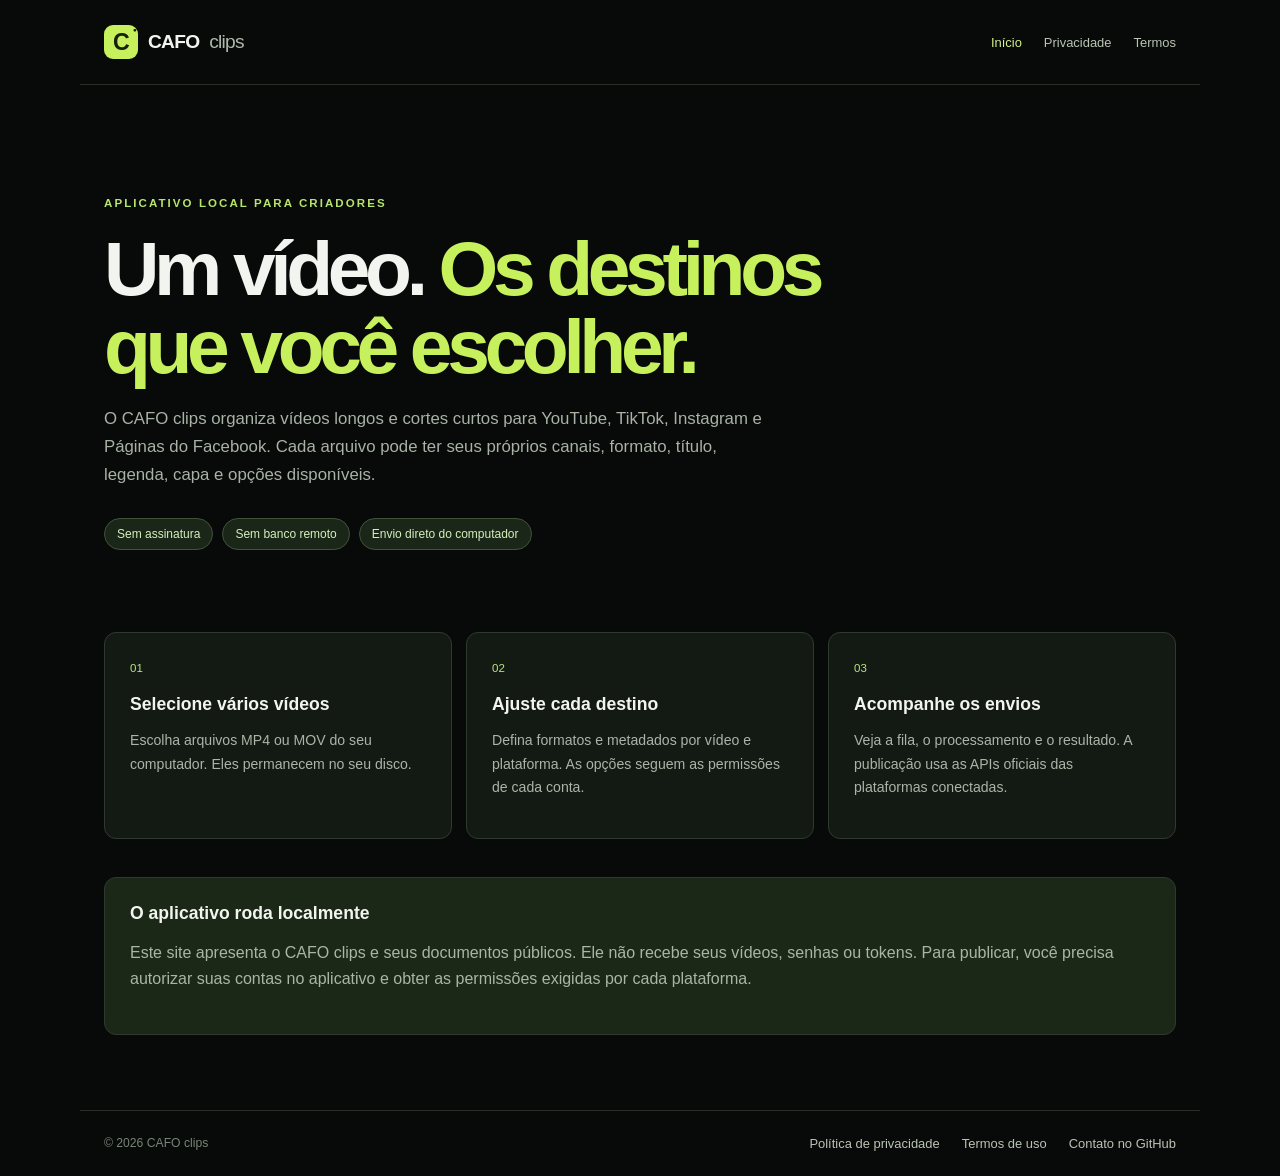
<file: index.html>
<!doctype html>
<html lang="pt-BR">
<head>
  <meta charset="utf-8">
  <meta name="viewport" content="width=device-width,initial-scale=1">
  <meta name="description" content="CAFO clips: prepare e publique vídeos em canais conectados a partir do seu computador.">
  <title>CAFO clips — publicação de vídeos no seu computador</title>
  <link rel="icon" type="image/png" href="icon.png">
  <link rel="stylesheet" href="styles.css">
</head>
<body>
  <header class="top"><a class="brand" href="index.html"><span class="mark">C<span>●</span></span> CAFO <em>clips</em></a><nav aria-label="Navegação"><a href="index.html" aria-current="page">Início</a><a href="privacy.html">Privacidade</a><a href="terms.html">Termos</a></nav></header>
  <main>
    <section class="hero"><p class="eyebrow">APLICATIVO LOCAL PARA CRIADORES</p><h1>Um vídeo. <span>Os destinos que você escolher.</span></h1><p>O CAFO clips organiza vídeos longos e cortes curtos para YouTube, TikTok, Instagram e Páginas do Facebook. Cada arquivo pode ter seus próprios canais, formato, título, legenda, capa e opções disponíveis.</p><div class="badges"><span>Sem assinatura</span><span>Sem banco remoto</span><span>Envio direto do computador</span></div></section>
    <section class="features" aria-label="Como funciona"><article><span>01</span><h2>Selecione vários vídeos</h2><p>Escolha arquivos MP4 ou MOV do seu computador. Eles permanecem no seu disco.</p></article><article><span>02</span><h2>Ajuste cada destino</h2><p>Defina formatos e metadados por vídeo e plataforma. As opções seguem as permissões de cada conta.</p></article><article><span>03</span><h2>Acompanhe os envios</h2><p>Veja a fila, o processamento e o resultado. A publicação usa as APIs oficiais das plataformas conectadas.</p></article></section>
    <section class="notice"><h2>O aplicativo roda localmente</h2><p>Este site apresenta o CAFO clips e seus documentos públicos. Ele não recebe seus vídeos, senhas ou tokens. Para publicar, você precisa autorizar suas contas no aplicativo e obter as permissões exigidas por cada plataforma.</p></section>
  </main>
  <footer><span>© 2026 CAFO clips</span><div><a href="privacy.html">Política de privacidade</a><a href="terms.html">Termos de uso</a><a href="https://github.com/Gbseca" rel="noreferrer">Contato no GitHub</a></div></footer>
</body>
</html>
</file>
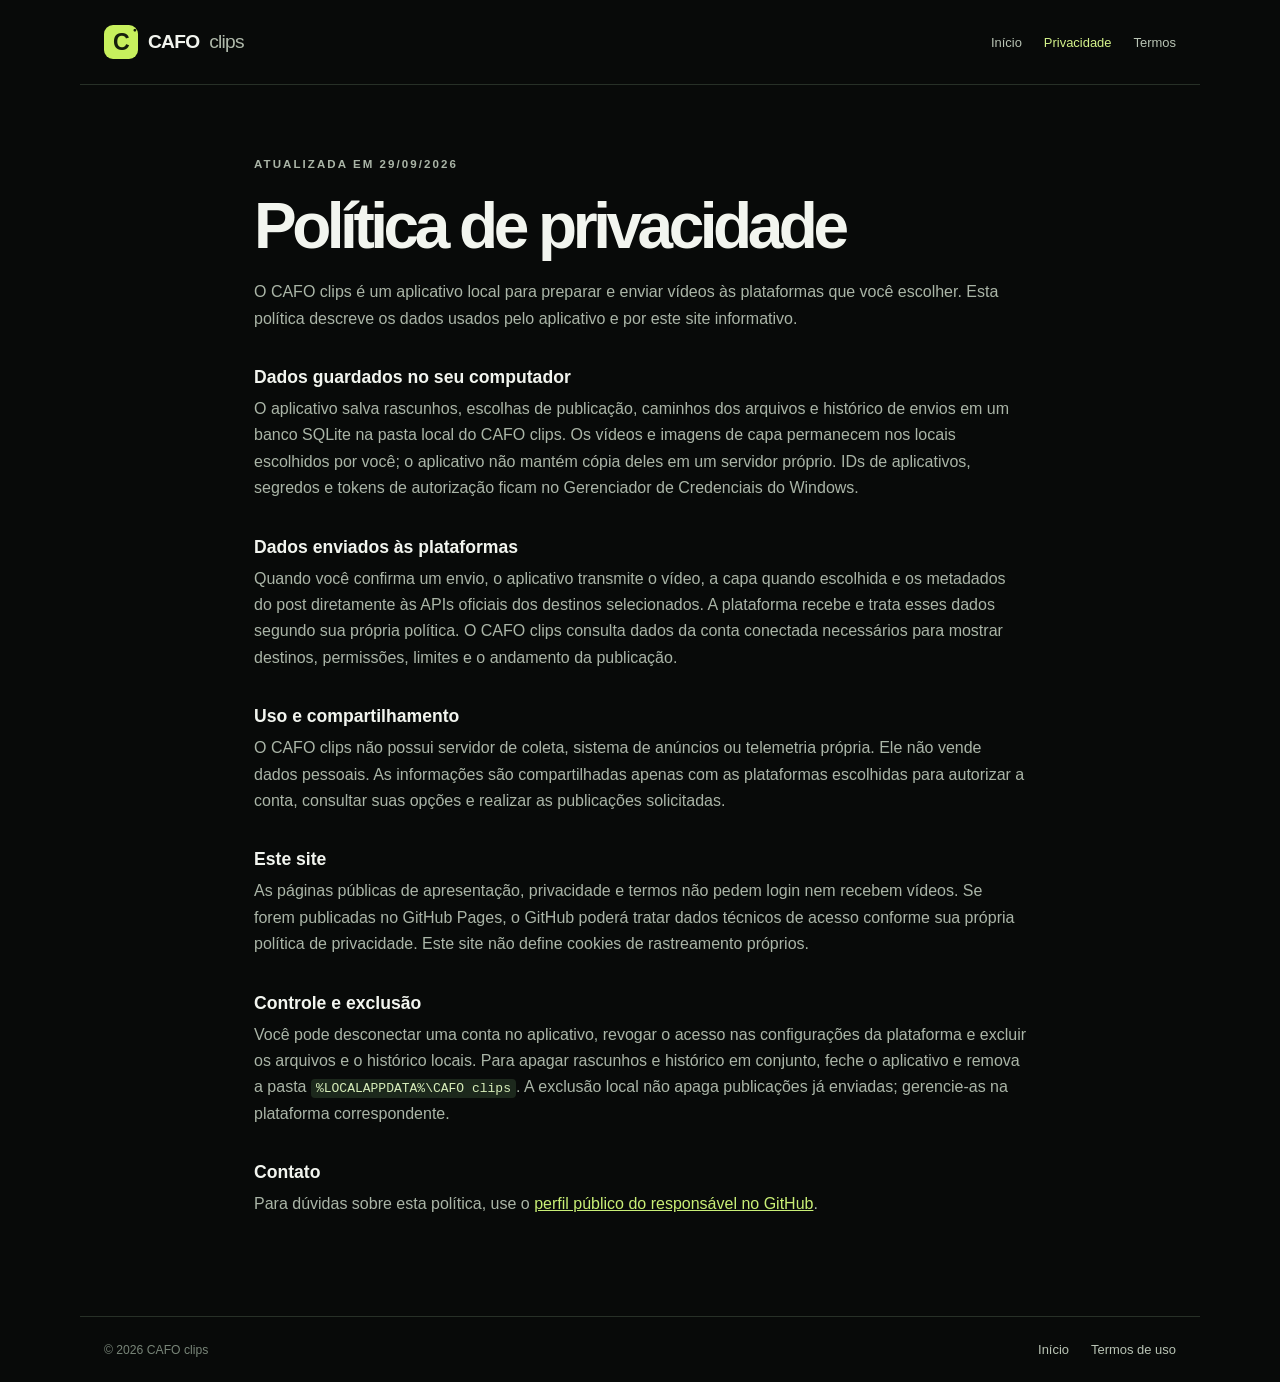
<file: privacy.html>
<!doctype html>
<html lang="pt-BR">
<head><meta charset="utf-8"><meta name="viewport" content="width=device-width,initial-scale=1"><title>Privacidade — CAFO clips</title><link rel="icon" type="image/png" href="icon.png"><link rel="stylesheet" href="styles.css"></head>
<body>
  <header class="top"><a class="brand" href="index.html"><span class="mark">C<span>●</span></span> CAFO <em>clips</em></a><nav aria-label="Navegação"><a href="index.html">Início</a><a href="privacy.html" aria-current="page">Privacidade</a><a href="terms.html">Termos</a></nav></header>
  <main class="document"><p class="eyebrow">ATUALIZADA EM 29/09/2026</p><h1>Política de privacidade</h1><p>O CAFO clips é um aplicativo local para preparar e enviar vídeos às plataformas que você escolher. Esta política descreve os dados usados pelo aplicativo e por este site informativo.</p>
    <h2>Dados guardados no seu computador</h2><p>O aplicativo salva rascunhos, escolhas de publicação, caminhos dos arquivos e histórico de envios em um banco SQLite na pasta local do CAFO clips. Os vídeos e imagens de capa permanecem nos locais escolhidos por você; o aplicativo não mantém cópia deles em um servidor próprio. IDs de aplicativos, segredos e tokens de autorização ficam no Gerenciador de Credenciais do Windows.</p>
    <h2>Dados enviados às plataformas</h2><p>Quando você confirma um envio, o aplicativo transmite o vídeo, a capa quando escolhida e os metadados do post diretamente às APIs oficiais dos destinos selecionados. A plataforma recebe e trata esses dados segundo sua própria política. O CAFO clips consulta dados da conta conectada necessários para mostrar destinos, permissões, limites e o andamento da publicação.</p>
    <h2>Uso e compartilhamento</h2><p>O CAFO clips não possui servidor de coleta, sistema de anúncios ou telemetria própria. Ele não vende dados pessoais. As informações são compartilhadas apenas com as plataformas escolhidas para autorizar a conta, consultar suas opções e realizar as publicações solicitadas.</p>
    <h2>Este site</h2><p>As páginas públicas de apresentação, privacidade e termos não pedem login nem recebem vídeos. Se forem publicadas no GitHub Pages, o GitHub poderá tratar dados técnicos de acesso conforme sua própria política de privacidade. Este site não define cookies de rastreamento próprios.</p>
    <h2>Controle e exclusão</h2><p>Você pode desconectar uma conta no aplicativo, revogar o acesso nas configurações da plataforma e excluir os arquivos e o histórico locais. Para apagar rascunhos e histórico em conjunto, feche o aplicativo e remova a pasta <code>%LOCALAPPDATA%\CAFO clips</code>. A exclusão local não apaga publicações já enviadas; gerencie-as na plataforma correspondente.</p>
    <h2>Contato</h2><p>Para dúvidas sobre esta política, use o <a href="https://github.com/Gbseca">perfil público do responsável no GitHub</a>.</p>
  </main>
  <footer><span>© 2026 CAFO clips</span><div><a href="index.html">Início</a><a href="terms.html">Termos de uso</a></div></footer>
</body>
</html>
</file>
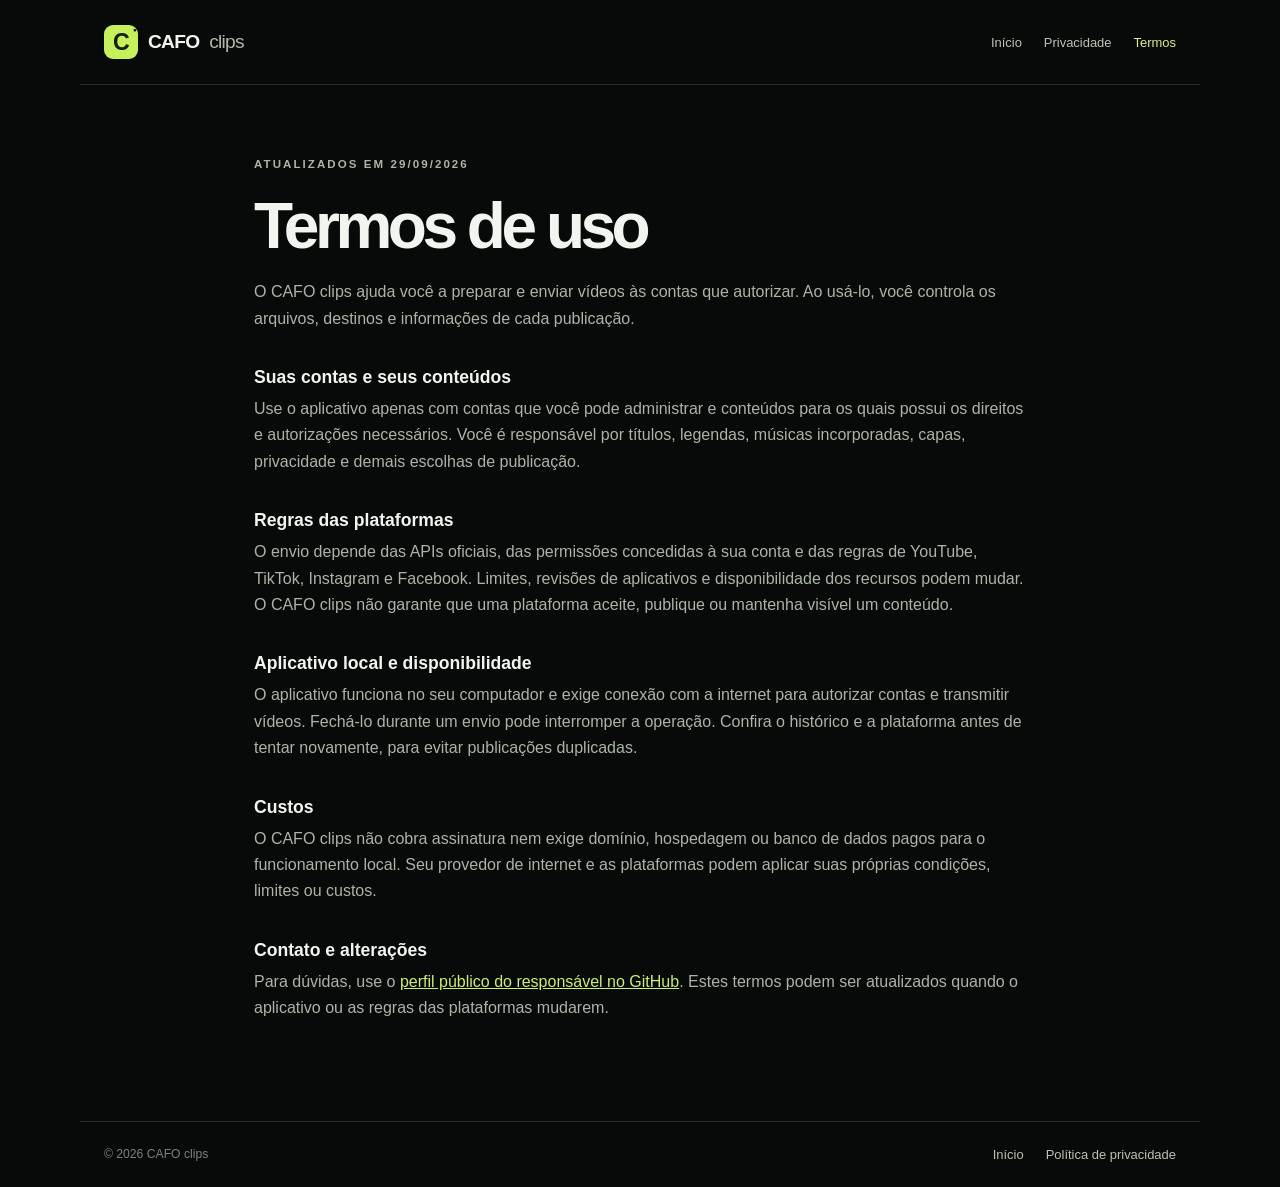
<file: terms.html>
<!doctype html>
<html lang="pt-BR">
<head><meta charset="utf-8"><meta name="viewport" content="width=device-width,initial-scale=1"><title>Termos de uso — CAFO clips</title><link rel="icon" type="image/png" href="icon.png"><link rel="stylesheet" href="styles.css"></head>
<body>
  <header class="top"><a class="brand" href="index.html"><span class="mark">C<span>●</span></span> CAFO <em>clips</em></a><nav aria-label="Navegação"><a href="index.html">Início</a><a href="privacy.html">Privacidade</a><a href="terms.html" aria-current="page">Termos</a></nav></header>
  <main class="document"><p class="eyebrow">ATUALIZADOS EM 29/09/2026</p><h1>Termos de uso</h1><p>O CAFO clips ajuda você a preparar e enviar vídeos às contas que autorizar. Ao usá-lo, você controla os arquivos, destinos e informações de cada publicação.</p>
    <h2>Suas contas e seus conteúdos</h2><p>Use o aplicativo apenas com contas que você pode administrar e conteúdos para os quais possui os direitos e autorizações necessários. Você é responsável por títulos, legendas, músicas incorporadas, capas, privacidade e demais escolhas de publicação.</p>
    <h2>Regras das plataformas</h2><p>O envio depende das APIs oficiais, das permissões concedidas à sua conta e das regras de YouTube, TikTok, Instagram e Facebook. Limites, revisões de aplicativos e disponibilidade dos recursos podem mudar. O CAFO clips não garante que uma plataforma aceite, publique ou mantenha visível um conteúdo.</p>
    <h2>Aplicativo local e disponibilidade</h2><p>O aplicativo funciona no seu computador e exige conexão com a internet para autorizar contas e transmitir vídeos. Fechá-lo durante um envio pode interromper a operação. Confira o histórico e a plataforma antes de tentar novamente, para evitar publicações duplicadas.</p>
    <h2>Custos</h2><p>O CAFO clips não cobra assinatura nem exige domínio, hospedagem ou banco de dados pagos para o funcionamento local. Seu provedor de internet e as plataformas podem aplicar suas próprias condições, limites ou custos.</p>
    <h2>Contato e alterações</h2><p>Para dúvidas, use o <a href="https://github.com/Gbseca">perfil público do responsável no GitHub</a>. Estes termos podem ser atualizados quando o aplicativo ou as regras das plataformas mudarem.</p>
  </main>
  <footer><span>© 2026 CAFO clips</span><div><a href="index.html">Início</a><a href="privacy.html">Política de privacidade</a></div></footer>
</body>
</html>
</file>
<file: styles.css>
:root{font-family:Arial,sans-serif;color:#f2f5ef;background:#080a09}*{box-sizing:border-box}body{margin:0;min-width:320px}a{color:#c9ef76}a:hover{text-decoration:underline}.top,footer{display:flex;align-items:center;justify-content:space-between;gap:24px;max-width:1120px;margin:auto;padding:25px 24px}.top{border-bottom:1px solid #273027}.brand{display:flex;align-items:center;gap:10px;color:#f2f5ef;font-size:1.2rem;font-weight:800;text-decoration:none;letter-spacing:-.04em}.brand em{font-style:normal;font-weight:400;color:#afb9aa}.mark{display:grid;place-items:center;position:relative;width:34px;height:34px;border-radius:9px;background:#c7f05d;color:#16200c;font-size:1.45rem}.mark span{position:absolute;right:2px;top:1px;font-size:.4rem}.top nav,footer div{display:flex;flex-wrap:wrap;gap:22px}.top nav a,footer a{font-size:.81rem;color:#b9c4b5;text-decoration:none}.top nav a[aria-current=page]{color:#d4f38b}main{max-width:1120px;margin:auto;padding:0 24px}.hero{padding:100px 0 82px;max-width:760px}.eyebrow{color:#b7e66c;font-size:.72rem;font-weight:800;letter-spacing:.18em}.hero h1,.document h1{font-size:clamp(2.7rem,6vw,5.2rem);letter-spacing:-.07em;line-height:1.02;margin:20px 0}.hero h1 span{color:#c7f05d}.hero>p:last-of-type{color:#a8b2a5;line-height:1.65;max-width:670px;font-size:1.05rem}.badges{display:flex;flex-wrap:wrap;gap:9px;margin-top:30px}.badges span{border:1px solid #405338;background:#1a2718;color:#d5efbd;border-radius:24px;font-size:.75rem;padding:8px 12px}.features{display:grid;grid-template-columns:repeat(3,1fr);gap:14px}.features article,.notice{border:1px solid #2f3a2e;background:#131a14;border-radius:12px;padding:25px}.features article>span{color:#bce579;font-size:.72rem}.features h2,.notice h2{font-size:1.1rem;margin:18px 0 10px}.features p,.notice p,.document p{color:#aab5a7;line-height:1.65}.features p{font-size:.88rem}.notice{margin:38px 0 75px;background:#1b2818}.notice h2{margin:0 0 10px}.document{max-width:820px;padding-top:70px;padding-bottom:85px}.document h1{font-size:clamp(2.5rem,5vw,4.2rem)}.document h2{font-size:1.1rem;margin:35px 0 8px}.document p{margin:0 0 14px}.document code{background:#1c281c;padding:2px 5px;border-radius:4px;color:#d7edba}footer{border-top:1px solid #273027;color:#788578;font-size:.76rem}@media(max-width:700px){.top{align-items:flex-start;flex-direction:column}.hero{padding:65px 0}.features{grid-template-columns:1fr}.document{padding-top:45px}footer{align-items:flex-start;flex-direction:column}}
</file>
